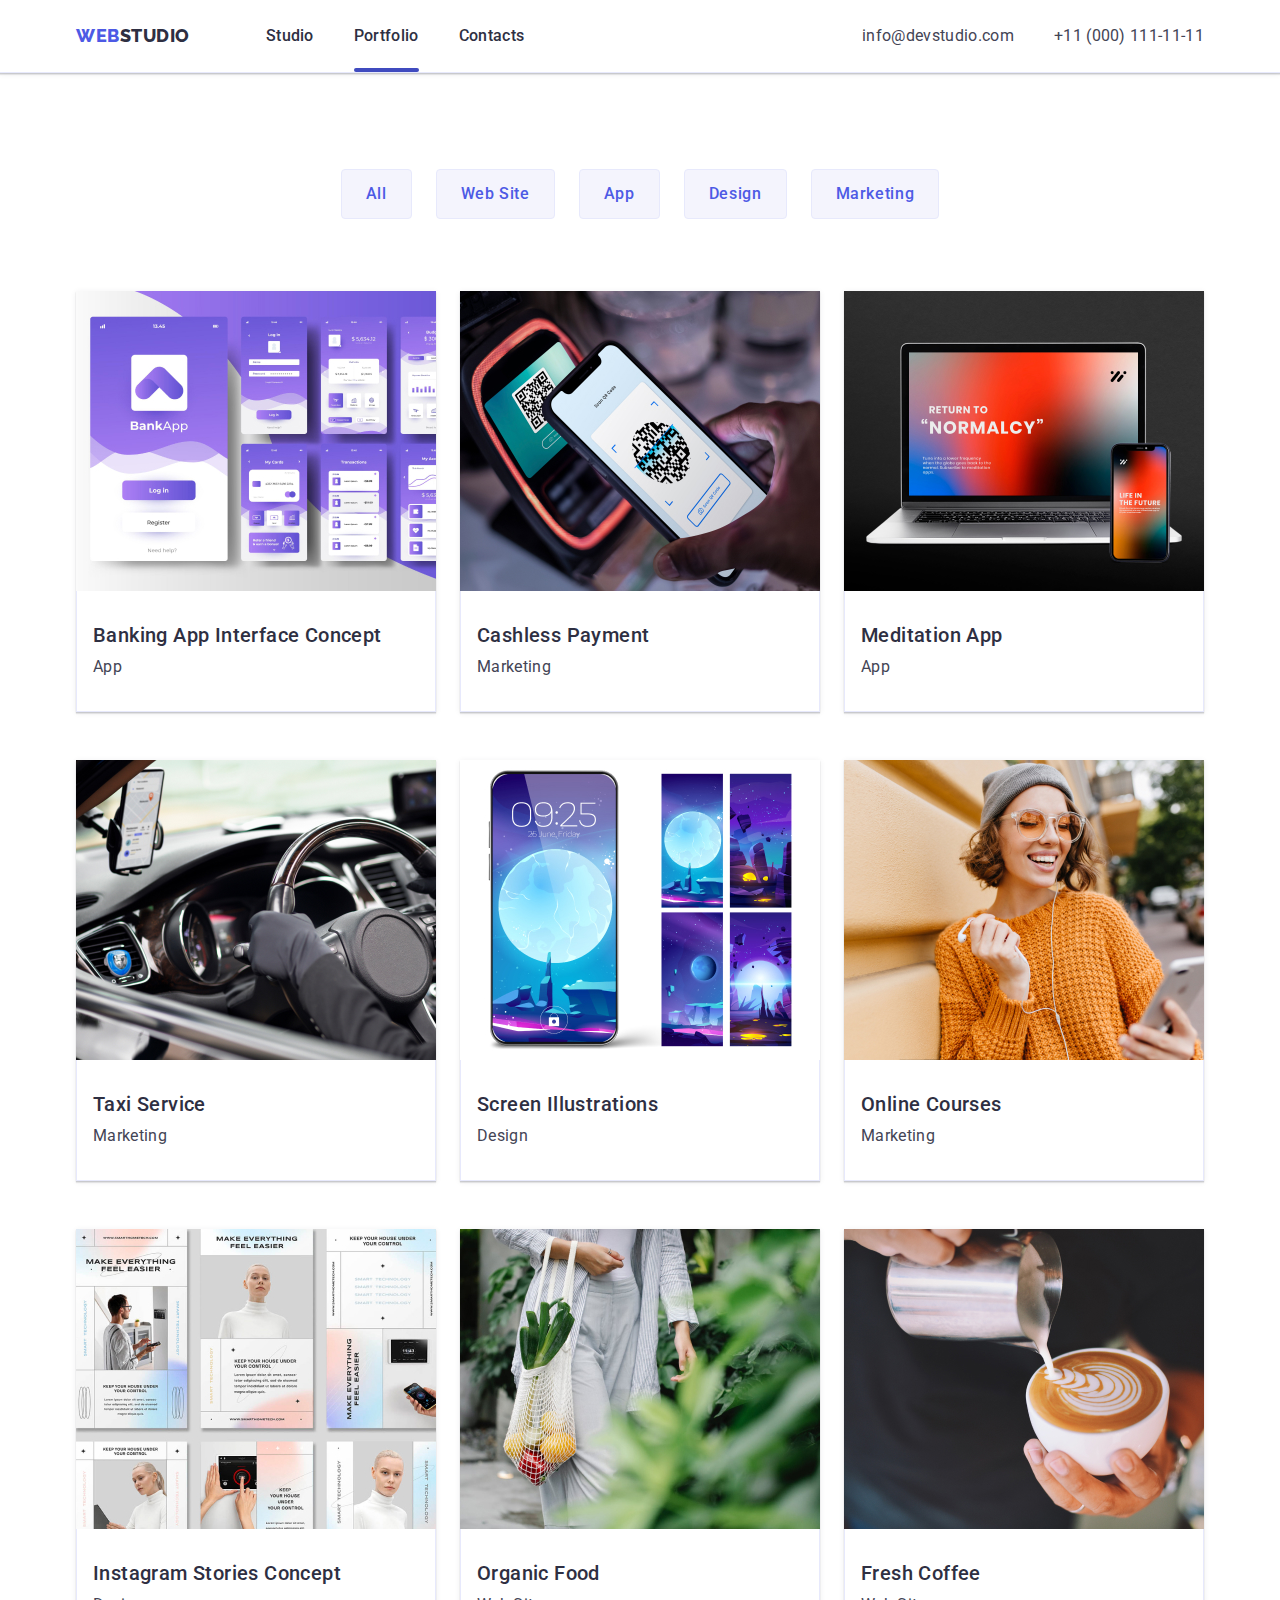
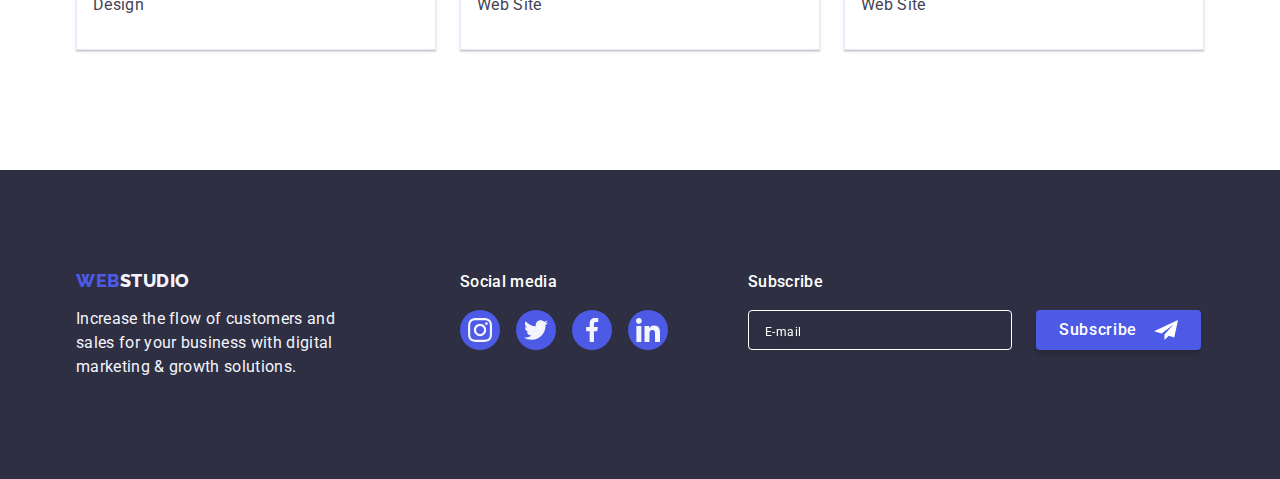
<file: portfolio.html>
<!DOCTYPE html>
<html lang="en">
  <head>
    <meta charset="UTF-8" />
    <meta http-equiv="X-UA-Compatible" content="IE=edge" />
    <meta name="viewport" content="width=device-width, initial-scale=1.0" />
    <title>Document</title>
    <link rel="preconnect" href="https://fonts.googleapis.com" />
    <link rel="preconnect" href="https://fonts.gstatic.com" crossorigin />
    <link
      href="https://fonts.googleapis.com/css2?family=Raleway:wght@800&family=Roboto:wght@400;500;700;900&display=swap"
      rel="stylesheet"
    />
    <link
      rel="stylesheet"
      href="https://cdnjs.cloudflare.com/ajax/libs/modern-normalize/1.1.0/modern-normalize.min.css"
    />

    <link rel="stylesheet" href="./css/styles.css" />
  </head>

  <body class="body">
    <!-- Header -->
    <header class="header">
      <div class="header-nav container">
        <nav class="nav">
          <a class="logo link" href="./index.html">
            Web<span class="studio">Studio</span>
          </a>

          <ul class="menu list">
            <li><a class="header-menu link" href="./index.html">Studio</a></li>
            <li>
              <a class="header-menu link current" href="./portfolio.html"
                >Portfolio</a
              >
            </li>
            <li><a class="header-menu link" href="">Contacts</a></li>
          </ul>
        </nav>

        <!-- Address -->
        <address class="address">
          <ul class="address-info list">
            <li>
              <a class="info link" href="mailto:info@devstudio.com"
                >info@devstudio.com</a
              >
            </li>
            <li>
              <a class="info tel link" href="tel:+110001111111"
                >+11 (000) 111-11-11</a
              >
            </li>
          </ul>
        </address>
      </div>
    </header>

    <!-- HERO -->
    <main>
      <section class="hero-section">
        <div class="container">
          <h1 hidden>Роботи</h1>

          <ul class="filtres">
            <li><button class="button link" type="button">All</button></li>
            <li>
              <button class="button link" type="button">Web Site</button>
            </li>
            <li><button class="button link" type="button">App</button></li>
            <li>
              <button class="button link" type="button">Design</button>
            </li>
            <li>
              <button class="button link" type="button">Marketing</button>
            </li>
          </ul>

          <ul class="flex list">
            <li class="flex-element">
              <a class="general link" href="">
                <div class="slide">
                  <img
                    class="photo"
                    src="./images/home2img1.jpg"
                    alt="paige"
                    width="360"
                  />
                  <div class="slide-img">
                    <p class="slide-text">
                      14 Stylish and User-Friendly App Design Concepts Task
                      Manager App Calorie Tracker App Exotic Fruit Ecommerce App
                      Cloud Storage App
                    </p>
                  </div>
                </div>

                <div class="text-section">
                  <h2 class="examples section">
                    Banking App Interface Concept
                  </h2>
                  <p class="kind section">App</p>
                </div>
              </a>
            </li>
            <li class="flex-element">
              <a class="general link" href="">
                <div class="slide">
                  <img
                    class="photo"
                    src="./images/home2img2.jpg"
                    alt="Qr"
                    width="360"
                  />
                  <div class="slide-img">
                    <p class="slide-text">
                      14 Stylish and User-Friendly App Design Concepts Task
                      Manager App Calorie Tracker App Exotic Fruit Ecommerce App
                      Cloud Storage App
                    </p>
                  </div>
                </div>

                <div class="text-section">
                  <h2 class="examples section">Cashless Payment</h2>
                  <p class="kind section">Marketing</p>
                </div>
              </a>
            </li>
            <li class="flex-element">
              <a class="general link" href="">
                <div class="slide">
                  <img
                    class="photo"
                    src="./images/home2img3.jpg"
                    alt="laptop"
                    width="360"
                  />
                  <div class="slide-img">
                    <p class="slide-text">
                      14 Stylish and User-Friendly App Design Concepts Task
                      Manager App Calorie Tracker App Exotic Fruit Ecommerce App
                      Cloud Storage App
                    </p>
                  </div>
                </div>

                <div class="text-section">
                  <h2 class="examples section">Meditation App</h2>
                  <p class="kind section">App</p>
                </div>
              </a>
            </li>
            <li class="flex-element">
              <a class="general link" href="">
                <div class="slide">
                  <img
                    class="photo"
                    src="./images/home2img4.jpg"
                    alt="ride"
                    width="360"
                  />
                  <div class="slide-img">
                    <p class="slide-text">
                      14 Stylish and User-Friendly App Design Concepts Task
                      Manager App Calorie Tracker App Exotic Fruit Ecommerce App
                      Cloud Storage App
                    </p>
                  </div>
                </div>

                <div class="text-section">
                  <h2 class="examples section">Taxi Service</h2>
                  <p class="kind section">Marketing</p>
                </div>
              </a>
            </li>
            <li class="flex-element">
              <a class="general link" href="">
                <div class="slide">
                  <img
                    class="photo"
                    src="./images/home2img5.jpg"
                    alt="telephone"
                    width="360"
                  />
                  <div class="slide-img">
                    <p class="slide-text">
                      14 Stylish and User-Friendly App Design Concepts Task
                      Manager App Calorie Tracker App Exotic Fruit Ecommerce App
                      Cloud Storage App
                    </p>
                  </div>
                </div>
                <div class="text-section">
                  <h2 class="examples section">Screen Illustrations</h2>
                  <p class="kind section">Design</p>
                </div>
              </a>
            </li>
            <li class="flex-element">
              <a class="general link" href="">
                <div class="slide">
                  <img
                    class="photo"
                    src="./images/home2img6.jpg"
                    alt="girl smile"
                    width="360"
                  />
                  <div class="slide-img">
                    <p class="slide-text">
                      14 Stylish and User-Friendly App Design Concepts Task
                      Manager App Calorie Tracker App Exotic Fruit Ecommerce App
                      Cloud Storage App
                    </p>
                  </div>
                </div>

                <div class="text-section">
                  <h2 class="examples section">Online Courses</h2>
                  <p class="kind section">Marketing</p>
                </div>
              </a>
            </li>
            <li class="flex-element">
              <a class="general link" href="">
                <div class="slide">
                  <img
                    class="photo"
                    src="./images/home2img7.jpg"
                    alt="paige phone"
                    width="360"
                  />
                  <div class="slide-img">
                    <p class="slide-text">
                      14 Stylish and User-Friendly App Design Concepts Task
                      Manager App Calorie Tracker App Exotic Fruit Ecommerce App
                      Cloud Storage App
                    </p>
                  </div>
                </div>

                <div class="text-section">
                  <h2 class="examples section">Instagram Stories Concept</h2>
                  <p class="kind section">Design</p>
                </div>
              </a>
            </li>
            <li class="flex-element">
              <a class="general link" href="">
                <div class="slide">
                  <img
                    class="photo"
                    src="./images/home2img8.jpg"
                    alt="Products"
                    width="360"
                  />
                  <div class="slide-img">
                    <p class="slide-text">
                      14 Stylish and User-Friendly App Design Concepts Task
                      Manager App Calorie Tracker App Exotic Fruit Ecommerce App
                      Cloud Storage App
                    </p>
                  </div>
                </div>

                <div class="text-section">
                  <h2 class="examples section">Organic Food</h2>
                  <p class="kind section">Web Site</p>
                </div>
              </a>
            </li>
            <li class="flex-element">
              <a class="general link" href="">
                <div class="slide">
                  <img
                    class="photo"
                    src="./images/home2img9.jpg"
                    alt="coffee"
                    width="360"
                  />
                  <div class="slide-img">
                    <p class="slide-text">
                      14 Stylish and User-Friendly App Design Concepts Task
                      Manager App Calorie Tracker App Exotic Fruit Ecommerce App
                      Cloud Storage App
                    </p>
                  </div>
                </div>

                <div class="text-section">
                  <h2 class="examples section">Fresh Coffee</h2>
                  <p class="kind section">Web Site</p>
                </div>
              </a>
            </li>
          </ul>
        </div>
      </section>
    </main>

    <!-- FOOTER -->
    <footer class="footer">
      <div class="container footer-wrapper">
        <div class="footer-logo">
          <a class="logo logo-footer link" href="./index.html">
            Web<span class="studio-footer">Studio</span>
          </a>
          <p class="footer-text">
            Increase the flow of customers and sales for your business with
            digital marketing & growth solutions.
          </p>
        </div>
        <div class="footer-media">
          <p class="footer-title">Social media</p>
          <ul class="footer-social">
            <li class="footer-item">
              <a
                class="footer-link"
                target="_blank"
                rel="noopener noreferer"
                href=""
              >
                <svg class="footer-svg" width="24" height="24">
                  <use href="./images/icons.svg#icon-insta"></use>
                </svg>
              </a>
            </li>
            <li class="footer-item">
              <a
                class="footer-link"
                target="_blank"
                rel="noopener noreferer"
                href=""
              >
                <svg class="footer-svg" width="24" height="24">
                  <use href="./images/icons.svg#icon-twitter"></use>
                </svg>
              </a>
            </li>
            <li class="footer-item">
              <a
                class="footer-link"
                target="_blank"
                rel="noopener noreferer"
                href=""
              >
                <svg class="footer-svg" width="24" height="24">
                  <use href="./images/icons.svg#icon-facebook"></use>
                </svg>
              </a>
            </li>
            <li class="footer-item">
              <a
                class="footer-link"
                target="_blank"
                rel="noopener noreferer"
                href=""
              >
                <svg class="footer-svg" width="24" height="24">
                  <use href="./images/icons.svg#idicon-linken"></use>
                </svg>
              </a>
            </li>
          </ul>
        </div>
        <div class="footer-subscribe">
          <p class="text-subscribe">Subscribe</p>
          <div class="button-email">
            <div class="footer-email">
              <label class="footer-label" for="footer-email"></label>
              <input
                class="footer-input"
                type="email"
                name="email-person"
                id="footer-email"
                placeholder="E-mail"
              />
            </div>
            <button class="button-footer" type="submit">
              Subscribe
              <svg class="footer-button-svg" width="24" height="24">
                <use href="./images/icons.svg#icon-telegram"></use>
              </svg>
            </button>
          </div>
        </div>
      </div>
    </footer>
  </body>
</html>
</file>
<file: css/styles.css>
:root

h3,
h4,
h5,
h6,
p {
  margin: 0;
}
ul,
ol {
  margin: 0;
  padding: 0;
  list-style: none;
}

.body {
  font-family: "Roboto", sans-serif;
  font-style: normal;
  color: #434455;
  background-color: #FFFFFF;
}

a {
  color: inherit;
  text-decoration: none;}


/* Phone container */
     
    .container{
    max-width: 428px;
    padding-left: 16px;    
     padding-right: 16px;
    margin: 0 auto;
     } 


  /* Tablet conrainer */
       @media only screen and ( min-width: 768px ){
       .container{
       min-width: 768px;
       } }


    /* Full container */
                     @media only screen and ( min-width: 1158px ){
                     .container { max-width: 1158px;
                      padding: 0 15px;
                    } }
      
     







img{ display: block;}

.section{padding-left: 16px;}

.nav{
  display: flex;
  align-items: center;
}

/* Header */
.header{
  border-bottom: 1px solid #e7e9fc;
  background: #FFFFFF;
  box-shadow: 0px 2px 1px rgba(46, 47, 66, 0.08), 0px 1px 1px rgba(46, 47, 66, 0.16), 0px 1px 6px rgba(46, 47, 66, 0.08);
}

.header-nav{
  display: flex;
  align-items: center;
}

.studio { 
  color: #2e2f42;
}

.logo {
  margin-right: 76px;
  font-family: "Raleway", sans-serif;
  font-weight: 800;
  font-size: 18px;
  line-height: 1.17;
  display: flex;
  align-items: center;
  letter-spacing: 0.03em;
  text-transform: uppercase;
  color: #4d5ae5;
  text-decoration: none
}

/* header-info */
.header-menu {
  display: block;
  padding: 24px 0;
  text-decoration: none;
  transition-property: color;
  transition-duration: 250ms;
  transition-timing-function: linear;
  }

  .current {
position: relative;


  }

  .current::after{
    content:'';
    display: block;
    position: absolute;
    background-color: #404BBF;
    width: 100%;
    height: 4px;
    border-radius: 2px;
    bottom: 0; }

.header-menu:hover,
.header-menu:focus {
  color: #404bbf;
}


.menu{ margin-left: 76px;
   gap: 40px;
  display: flex;
  align-items: center;}
.menu li:last-child{ margin-right: 0;}

@media only screen and ( max-width: 768px ){
  .menu{
    display: none;}}

@media only screen and ( max-width: 768px ){
  .address{
    display: none; }}


/* address info */
.address{ 
  font-style: normal;
  margin-left: auto;}

.address-info{
  gap: 40px;
  display: flex;}


      @media only screen and ( min-width: 768px ) and ( max-width: 1157px ) {
     .address-info{
      display: block; }}

      @media only screen and ( min-width: 768px ) and ( max-width: 1157px ){
        .menu{
          margin-left: 120px;
        }
      }



.info{
  text-decoration: none;
font-style: normal;
font-weight: 400;
font-size: 16px;
line-height: 1.5;
letter-spacing: 0.02em;
color: #434455;
transition-property: color;
transition-duration: 250ms;
transition-timing-function: linear; }

@media only screen and ( min-width: 768px ) and ( max-width: 1157px ){
  .info{
   
    font-size: 12px;
    line-height: 1.1;
    letter-spacing: 0.04em;}} 



     @media only screen and ( min-width: 768px ) and ( max-width: 1157px ){
     .text-info{
     margin-bottom: 12px;}}

     .address-info li:last-child{ margin-bottom: 0;}




      .tel{ margin-right: 0;}


.info:hover,
.info:focus{
  color: #404bbf ;
}


  .header-menu {
    font-weight: 500;
    font-size: 16px;
    line-height: 1.5;
    letter-spacing: 0.02em;
    color: #2e2f42; }

      


/* button-burger */

.menu-toggle{
margin-left: auto;
background-color: transparent;
 border: none;}

 @media only screen and ( min-width: 768px ){
.menu-toggle{
 display: none; } }

.burger-svg{
stroke: #2E2F42;}




/* hero */
.effective{
  max-width: 1440px;
  margin: 0 auto;
  padding: 112px 0;
  text-align: center;
  background: #2E2F42;
  background-image: linear-gradient(rgba(46, 47, 66, 0.7), rgba(46, 47, 66, 0.7)), url(../images/retina_background/Dark-bg_mob@1xx.png);
  background-repeat: no-repeat;
  background-position: center;
  background-size: cover;
}

@media only screen and ( max-width: 429px ){
  @media screen and (min-device-pixel-ratio: 2),
  (min-resolution: 192dpi),
  (min-resolution: 2dppx){
    .effective{ background-image: linear-gradient(rgba(46, 47, 66, 0.7), rgba(46, 47, 66, 0.7)), url(../images/retina_background/Dark-bg_mob@2xx.png);
     }
  }
}



@media only screen and ( min-width: 429px ){
  .effective{
    background-image:
    linear-gradient(rgba(46, 47, 66, 0.7), rgba(46, 47, 66, 0.7)), url(../images/retina_background/Dark-bgtab@1xx.png); }

    @media screen and (min-device-pixel-ratio: 2),
    (min-resolution: 192dpi),
    (min-resolution: 2dppx){
      .effective{ background-image:  linear-gradient(rgba(46, 47, 66, 0.7), rgba(46, 47, 66, 0.7)), url(../images/retina_background/Dark-bgtab@2xx.png);
    }
  }
}
  

@media only screen and ( min-width: 769px ){
  .effective{
    background-image: linear-gradient(rgba(46, 47, 66, 0.7), rgba(46, 47, 66, 0.7)), url(../images/retina_background/people-office1comp@1xx.png);
  }
  @media screen and (min-device-pixel-ratio: 2),
  (min-resolution: 192dpi),
  (min-resolution: 2dppx){
    .effective{ background-image: linear-gradient(rgba(46, 47, 66, 0.7), rgba(46, 47, 66, 0.7)), url(../images/retina_background/people-office1comp@2xx.png);
    }
  }
}




    




.name-effective{
  margin: auto;
margin-bottom: 48px;

color: #FFFFFF;
 max-width: 320px;
font-size: 36px;
line-height: 1.1;
letter-spacing: 0.02em;
text-transform: capitalize;
}

@media only screen and ( min-width: 768px ){
  .name-effective{
    min-width: 496px;
    font-size: 56px;
    line-height: 1.07;
    letter-spacing: 0.02em;
  }}

  @media only screen and ( min-width: 1158px ){
    .effective{
      padding: 188px 0;
    }
  }




/* button first */

.button-hero {
  display: block;
  margin-left: auto;
  margin-right: auto;
  padding: 16px 32px;
  height: 56px;
  min-width: 169px;
  background: #4d5ae5;
  box-shadow: 0px 4px 4px rgba(0, 0, 0, 0.15);
  border: none;
  border-radius: 4px;
  cursor: pointer;
  font-family: "Roboto", sans-serif;
  font-weight: 500;
  font-size: 16px;
  line-height: 1.5;
  letter-spacing: 0.04em;
  color: #FFFFFF;
}

.button, .button-hero{
  transition-property: background-color;
  transition-duration: 250ms;
  transition-timing-function: linear;
}

/* advances */

.advances-div{
  width: 264px;
  height: 112px;
  margin-bottom: 8px;
  display: flex;
  align-items: center;
  justify-content: center;
  background: #F4F4FD;
  border-radius: 4px; }

  @media only screen and ( max-width: 1157px ) {
  .advances-div {
    display: none;}}


.advances-section{
  padding: 96px 0;}

@media only screen and ( min-width: 1158px ){
  .advances-section{
    padding: 120px 0;}
}

@media only screen and ( min-width: 768px ){
    .advances-list{
      display:flex;
      flex-wrap: wrap;
      gap: 72px 24px ;
     }}

  @media only screen and ( min-width: 768px ){
    .advances-examples{
      width: 356px; }}
  
     @media only screen and ( max-width: 767px ){
     .advances-examples{
     text-align: center;
     margin-bottom: 72px;}}

  
      @media only screen and ( min-width: 1158px ){
      .advances-list{
      width: 264px;
      flex-wrap: nowrap;}}

   

  .advances-list li:last-child{ margin: 0;}

 .advances{ 
   margin-top: 0;
   margin-bottom: 8px;
   font-weight: 700;
   font-size: 36px;
   line-height: 1.1;
   letter-spacing: 0.02em;
   color: #2E2F42; }

  .advances-p{
    text-align: start;
     margin-top: 8px;
     margin-bottom: 0;
     font-weight: 500;
     font-size: 16px;
     line-height: 1.6;
     letter-spacing: 0.02em;
    color: #434455; }

    @media only screen and ( min-width: 1158px ){
      .advances{
        text-align: start;
        font-weight: 500;
        font-size: 20px;
        line-height: 1.2;
        letter-spacing: 0.02em;}}

        @media only screen and ( min-width: 1158px ){
          .advances-p{
            font-weight: 400;
            font-size: 16px;
             line-height: 1.5;
             letter-spacing: 0.02em; }}




/* what we are do */
.working{ padding-bottom: 120px;}

.works-list{  gap: 24px;
  display: flex;}

.works-list li:last-child{ margin-right: 0;}

.working-img{ width: calc((100% - 48px) / 3)}

.works{ margin: 0;
  margin-bottom: 72px;
 font-weight: 700;
font-size: 36px;
line-height: 1.11;
text-align: center;
letter-spacing: 0.02em;
text-transform: capitalize;
color: #2E2F42;}

@media only screen and ( max-width: 1157px ) {
  .working {
    display: none;
  }
}

/* Our Team */
.team{   padding: 96px 0 ;
  background: #F4F4FD;}

  @media only screen and ( min-width: 1158px ){
    .team{
      padding: 120px 0 ;
    }
  }


.all-team{
  display: flex;
  flex-wrap: wrap;
   gap: 72px;
   justify-content: center;
}

@media only screen and ( min-width: 768px ) and (max-width: 1157px) {
.all-team{
  max-width: 552px;
  margin: auto;
  gap: 72px 24px;}}

@media only screen and ( min-width: 1158px ){
.all-team{
  flex-wrap: nowrap;
  gap: 24px;;}}




.our-team {
  margin: 0;
  margin-bottom: 72px;
font-weight: 700;
font-size: 36px;
line-height: 1.11;
text-align: center;
letter-spacing: 0.02em;
text-transform: capitalize;
color: #2E2F42;}

.name-person {
  text-align: center;
  margin-top: 0px;
  margin-bottom: 8px;
font-weight: 500;
font-size: 20px;
line-height: 1.2;
letter-spacing: 0.02em;
color: #2E2F42;
}

.name-team{
  border-radius:0px 0px 4px 4px;
  box-shadow: 0px 1px 6px rgba(46, 47, 66, 0.08), 0px 1px 1px rgba(46, 47, 66, 0.16), 0px 2px 1px rgba(46, 47, 66, 0.08);
  background-color: #FFFFFF
}

.position { 
  text-align: center;
  margin-top: 0;
  margin-bottom: 8px;
font-weight: 400;
font-size: 16px;
line-height: 1.5;
letter-spacing: 0.02em;
color: #434455;
}

.information{
  padding: 32px 0;
   border-radius: 0px 0px 4px 4px;
}

.personal{
  display: flex;
  gap: 24px;
  justify-content: center;
}

.personal-link{
  width: 40px;
height: 40px;
background-color: #4D5AE5;
border-radius: 50%;
  display: flex;
  justify-content: center;
  align-items: center;
  transition-property: background-color;
  transition-duration: 250ms;
  transition-timing-function: linear;
}

.personal-social :hover,
.personal-social :focus{
  background-color: #404BBF;
}

.personal-svg{
  fill:#f4f4fd;
}

.personal-svg :hover,
.personal-svg :focus{
  background: #F4F4FD;
}


   /* customeras */
.customers{
  padding: 96px 0;}

  @media only screen and ( min-width: 1158px ){
      .customers{
      padding: 120px 0;} }

.customers-title{
   font-weight: 700;
   font-size: 36px;
   line-height: 1.1;
   margin: 0;
   margin-bottom: 72px;
   display: block;
   text-align: center;
   color: #2E2F42;}

   .customers-list{
    display: flex;
    align-items: center;
    flex-wrap: wrap;
     gap: 72px 24px;}


     .customers-item{
      width: calc((100% - 24px) / 2);}

      
   @media only screen and ( min-width: 768px ){
    .customers-item{
      width: calc((100% - 48px) / 3);}
   }

   @media only screen and ( min-width: 768px ) and (max-width: 1157px) {
    .customers-list{
      max-width: 552px;
      margin: auto;
    }
   }

   @media only screen and ( min-width: 1158px ){
    .customers-item{
      width: calc((100% - 120px) / 6);}}


    
.customers-link{
  height: 88px;
  border: 1px solid #8E8F99; 
  border-radius: 4px;
  display: flex;
  align-items: center;
  justify-content: center;
  color:#8E8F99;
  transition-property: color;
  transition-duration: 250ms;
  transition-timing-function: linear;}

  .customers-link:hover,
  .customers-link:focus{
    color: #404BBF;
    border: 1px solid #404BBF;
  }

.cust-svg{
  fill:currentColor}

/* menu-button portfolio */
.button {
  font-family: "Roboto", sans-serif;
  font-weight: 500;
  font-size: 16px;
  line-height: 1.5;
  letter-spacing: 0.04em;
  border-radius: 4px;
  padding: 12px 24px;
  color: #4d5ae5;
  background: #f4f4fd;
  border: 1px solid #e7e9fc;
  cursor: pointer;
}

 .button:hover,
 .button:focus {
  background-color: #404bbf;
  color: #ffffff;
  border: 1px solid transparent;
  cursor: pointer;
  box-shadow: 0px 3px 1px rgba(0, 0, 0, 0.1), 0px 2px 1px rgba(0, 0, 0, 0.08), 0px 2px 2px rgba(0, 0, 0, 0.12);
}

/* portolio */

.hero-section{
  padding: 96px 0 120px;
}


   .examples{ margin-top: 0;
     margin-bottom:8px;
     padding: 0;
    font-weight: 500;
    font-size: 20px;
    line-height: 1.2;
    letter-spacing: 0.02em;
    color: #2E2F42;
  }
  
  .kind{  margin: 0;
    padding: 0;
    font-weight: 400;
    font-size: 16px;
    line-height: 1.5;
    letter-spacing: 0.02em;
    color: #434455;
    }
  
  .general{
    text-decoration: none;
    }

   .button-hero:hover,
   .button-hero:focus {
    background: #404BBF;
    
}

 .filtres{ margin-top: 0;
  list-style: none;
  justify-content: center;
  display: flex;
  margin-bottom: 72px;
  gap: 24px;}

.text-section{
  padding: 32px 16px;
  border: 1px solid #E7E9FC;
  border-top: none;}


.flex{
  display: flex;
  flex-wrap: wrap;
  margin-top: 0;
  column-gap: 24px;
  row-gap: 48px;
}

.general{display: block;}

.general{
  box-shadow: 0px 1px 6px rgba(46, 47, 66, 0.08), 0px 1px 1px rgba(46, 47, 66, 0.16), 0px 2px 1px rgba(46, 47, 66, 0.08);
}


.flex-element{ width: calc((100% - 48px) / 3); }

.flex-element:nth-child(3n){
  margin-right: 0 ;}

  .flex-element:hover, 
  .flex-element:focus{
    box-shadow: 0px 1px 6px rgba(46, 47, 66, 0.08), 0px 1px 1px rgba(46, 47, 66, 0.16), 0px 2px 1px rgba(46, 47, 66, 0.08);
  }

  .slide{
    position: relative;
    overflow: hidden;
  }

  
  .slide-img{
    
    position: absolute;
    top: 0;
    left: 0;
    width: 100%;
    height: 100%;
    padding: 32px 40px;
    background-color: #4D5AE5;
    transform: translateY(100%);
    transition-property: transform;
    transition-duration: 250ms;
    transition-timing-function: cubic-bezier(0.4, 0, 0.2, 1);
    }




  .slide-text{
    font-size: 16px;
line-height: 1.5;
letter-spacing: 0.02em;
color: #F4F4FD; }

.general:hover .slide-img,
.general:focus .slide-img{
  transform: translateY(0%);
}
  


/* footer */
.footer{
  padding: 96px 0;
}

@media only screen and ( min-width: 1158px ){
  .footer{
    padding: 100px 0;
  }
}

@media only screen and ( max-width: 768px){
  .footer-input{
    width: 100%;
    max-width: 398px;
  }
}
@media only screen and ( max-width: 768px ){
  .button-email{
    display: flex;
    flex-wrap: wrap;
    gap: 16px;
    justify-content: center;
  }
}

@media only screen and ( min-width: 768px ){
  .footer-input{
    width: 264px;
    margin-right: 24px ;}}

    @media only screen and ( min-width: 768px ) and ( max-width: 1157px ) {
      .footer-wrapper{
        padding-left: 108px;
        padding-right: 108px; } }

        @media only screen and ( min-width: 768px ){
        .text-subscribe{
          margin-bottom: 16px;} }


@media only screen and ( min-width: 1158px ){
  .footer-wrapper{
    display: block;
  }
}

@media only screen and ( min-width: 1158px ){
  .footer-logo{
    margin-right: 120px;
  }
}



@media only screen and ( min-width: 1158px ){
  .footer-media{
margin-right: 80px;
  }
}


.logo-footer{
  margin-bottom: 16px;
}

.logo{display: inline-block;
margin-right: 0 ;}

.studio-footer {
  color: #F4F4FD;;
}
.footer{
  background: #2E2F42;
color: #F4F4FD;}

.footer-text{
font-weight: 400;
font-size: 16px;
line-height: 1.5;
letter-spacing: 0.02em;
width: 264px;
color: #F4F4FD;
}

.footer-wrapper{
  display: flex;
flex-wrap: wrap;
gap: 72px  24px;}

@media only screen and ( min-width: 1158px ){
  .footer-wrapper{
  gap: 0;
  }
}

 @media only screen and ( max-width:767px ){
  .footer-wrapper{
    text-align: center;
    justify-content: center;
  }
 }
 

.footer-title{
font-weight: 500;
font-size: 16px;
line-height: 1.5;
letter-spacing: 0.02em;
margin-bottom: 16px;
color: #FFFFFF;
}

.footer-social{display: flex;
  align-items: center;
  justify-content: center;
  gap: 16px;}

  .footer-link{
    width: 40px;
    height: 40px;
    background-color: #4D5AE5;
    border-radius: 50%;
      display: flex;
      justify-content: center;
      align-items: center;
      transition-property: background-color;
  transition-duration: 250ms;
  transition-timing-function: linear;}

      .footer-link:hover,
      .footer-link:focus{
        background: #31D0AA;
      }
  
  .footer-svg{
    fill: #f4f4fd;
  }


    /* subcribe */
   

    .text-subscribe{
         font-weight: 500;
         font-size: 16px;
         line-height: 1.5;
         letter-spacing: 0.02em;
         color: #FFFFFF;}

         .button-email{display: flex;
        align-items: center;}

        .footer-input::placeholder{
           font-size: 12px;
           line-height: 1.5;
           letter-spacing: 0.04em;
           color: #FFFFFF;
           transition-property: color ;
           transition-duration: 250ms;
           transition-timing-function: linear;}

           .footer-input:focus::placeholder,
           .footer-input:hover::placeholder{
            color: #404BBF;
           }

               .button-footer{
                display: flex;
                justify-content: space-evenly;
                align-items: center;
              width: 165px;
              height: 40px;
              background: #4d5ae5;
              box-shadow: 0px 4px 4px rgba(0, 0, 0, 0.15);
              border: none;
              border-radius: 4px;
              cursor: pointer;
              font-weight: 500;
              font-size: 16px;
              line-height: 1.5;
              letter-spacing: 0.04em;
              color: #FFFFFF;
              transition-property: background-color ;
              transition-duration: 250ms;
              transition-timing-function: linear;}

              .button-footer:hover,
              .button-footer:focus{
                background-color: #404BBF;
              }

               .footer-button-svg{
                 fill: #FFFFFF;}
 
               .footer-input{
          
                height: 40px;
                padding: 8px 16px;
                outline: transparent;
                background-color: transparent;
                color: #FFFFFF;
                border: 1px solid #FFFFFF;
                filter: drop-shadow(0px 4px 4px rgba(0, 0, 0, 0.15));
                border-radius: 4px;
              
                transition-property: border-color ;
                transition-duration: 250ms;
                transition-timing-function: linear;}

                .footer-input:hover, 
                .footer-input:focus{
                  border-color: #404BBF;}


            
                  

       .backdrop{
        position: fixed;
        top: 0;
        left: 0;
        width:100%;
        height: 100%;
        background-color: rgba(46, 47, 66, 0.4);
        transition-property: opacity, visibility;
        transition-duration: 250ms;
        transition-timing-function: linear;}

.backdrop.is-hidden{
  opacity: 0;
  pointer-events: none;
}

.modal{
  position: absolute;
  top: 50%;
left: 50%;
transform: translate(-50%, -50%);
min-width: 408px;
min-height: 576px;
padding: 24px 24px;
background-color: #FCFCFC;}





.button-backdrop{
  display: flex;
  justify-content: center;
  align-items: center;
  margin-left: auto;
  width: 24px;
  height: 24px;
  border-radius: 50%;
  padding: 0;
  background-color: #E7E9FC;
  border: 1px solid rgba(0, 0, 0, 0.1);
  cursor: pointer;
  transition-property: background-color;
  transition-duration: 250ms;
  transition-timing-function: linear;}

  .button-backdrop:hover,
  .button-backdrop:focus{
    fill: #FFFFFF;
    background-color: #404BBF;
  }


  /* Slide paig */

  .modal-strong{
    display: block;
    margin-top: 24px;
    margin-bottom: 16px;
    font-weight: 500;
    line-height: 1.5;
    text-align: center;
    letter-spacing: 0.02em;
    color: #2E2F42;}

    .modal-slide{ 
      position: relative;
      margin-bottom: 8px;}

      @media only screen and ( max-width: 428px ){
        .modal{
          min-width: 320px;} }

          @media only screen and ( max-width: 428px ){
            .span-link{
             line-height: 2.2;
            }
          }


.label{display: block;
margin-bottom: 4px;
font-size: 12px;
line-height: 1.1;
letter-spacing: 0.04em;
color: #8E8F99;
cursor: pointer;}

.input{
   width: 100%;
   height: 40px;
   padding: 0 38px;
   outline: transparent;
   border: 1px solid rgba(46, 47, 66, 0.4);
   border-radius: 4px;
   transition-property: border;
  transition-duration: 250ms;
  transition-timing-function: linear;}

   .input:hover,
   .input:focus{
    border: 1px solid #4D5AE5;}

    .input:hover,
    .input:focus + .modal-svg {
      fill:#4D5AE5;}

     .modal-svg{
       position: absolute;
         bottom: 11px;
          left: 16px;
           pointer-events: none;
           transition-property: fill;
           transition-duration: 250ms;
           transition-timing-function: linear;
          }




  .textarea{
      resize: none;
      width: 100%;
      height: 120px;
      padding: 8px 16px;
      font-size: 12px;
      line-height: 1.1;
      letter-spacing: 0.04em;
      color: #8E8F99;
      outline: transparent;
      border: 1px solid rgba(46, 47, 66, 0.4);
      border-radius: 4px;
      transition-property: border;
      transition-duration: 250ms;
      transition-timing-function: linear;}

      .textarea:hover,
      .textarea:focus{
        border: 1px solid #4D5AE5;}

        .modal-checkbox{display: flex;
          align-items: center;
          justify-content: center;
          margin-bottom: 24px;
          gap: 8px;}

        .span-text{
           font-size: 12px;
           line-height: 1.1px;
           letter-spacing: 0.04em;
           color: #8E8F99;}

           .span-link{
            color: #4D5AE5;
            text-decoration: underline;
          }
           
           
            .checkbox{
              appearance: none;
              width: 16px;
              height: 16px;
              border: 1px solid rgba(46, 47, 66, 0.4);
              border-radius: 2px;
              transition-property: background-color, border;
              transition-duration: 250ms;
              transition-timing-function: linear;
              background-image: url("data:image/svg+xml,%3Csvg xmlns='http://www.w3.org/2000/svg' viewBox='0 0 448 512'%3E%3C!--! Font Awesome Pro 6.4.0 by @fontawesome - https://fontawesome.com License - https://fontawesome.com/license (Commercial License) Copyright 2023 Fonticons, Inc. --%3E%3Cpath d='M438.6 105.4c12.5 12.5 12.5 32.8 0 45.3l-256 256c-12.5 12.5-32.8 12.5-45.3 0l-128-128c-12.5-12.5-12.5-32.8 0-45.3s32.8-12.5 45.3 0L160 338.7 393.4 105.4c12.5-12.5 32.8-12.5 45.3 0z' fill='%23fff' /%3E%3C/svg%3E");
              background-size: 12px 12px;
              background-position: center;
               background-repeat: no-repeat;}
              

              .checkbox:checked{
                background-color: #404BBF;
                border:#404BBF; }


                @media only screen and ( max-width:428px ){
                  .checkbox{
                    margin-bottom: 15px;
                    width: 20px; } }



                /* menu-burger */
                .menu-container {
                   position: fixed;
                   top: 0;
                   left: 0;
                   width: 100vw;
                   height: 100vh;
                   padding: 40px;
                   background-color: #FFFFFF;
                   z-index: 999;
                   display: flex;
                   flex-direction: column;
                   transform: translateX(100%);
                   transition: transform 250ms ease-in-out;
                }

                
                .menu-container.is-open {
                  transform: translateX(0);
                }
                
                .menu-container .menu-toggle {
                  position: absolute;
                  top: 24px;
                  right: 24px;
                  color: #fff;
                  border-radius: 50%;
                  border : 1px solid #E7E9FC;
                }

                .js-open-menu{
                  padding:  24px 0 ;
                }

                 .mobile-menu-burger {
                  margin-bottom: auto;}
                
                 .address-burger{
                  font-style: normal;
                  margin-bottom: 48px;  }

                       .info-burger-tel{
                        font-weight: 700;
                        font-size: 36px;
                        line-height: 1.1;
                        letter-spacing: 0.02em;
                        color: #4D5AE5; }

                         .text-info-burger{
                         margin-bottom: 40px;}

                         .info-burger-mail{
                        font-weight: 500;
                        font-size: 20px;
                        line-height: 1.2;
                        letter-spacing: 0.02em;
                        color: #434455; }
              

                

                   .mobile-menu-burger .link {
                    display: block;
                   text-decoration: none; }

                   .burger-item{
                    margin-top: 40px;}

                  .item-burger{
                  margin-bottom: 4px;
                  font-weight: 700;
                  font-size: 36px;
                  line-height: 1.1;
                  letter-spacing: 0.02em;
                  text-transform: capitalize;
                  color: #2E2F42;
                }   
                
                     @media only screen and ( max-width:728px ){
                     .footer-social{
                     gap: 56px;
                     justify-content: flex-start; } }

                     
                     @media only screen and ( max-width:428px ){
                      .footer-social{
                       gap: 16px;
                       justify-content: flex-start;
                      }
                     }

                  


                     .current-burger{
                      position: relative;
                      color: #404BBF;  }
</file>
